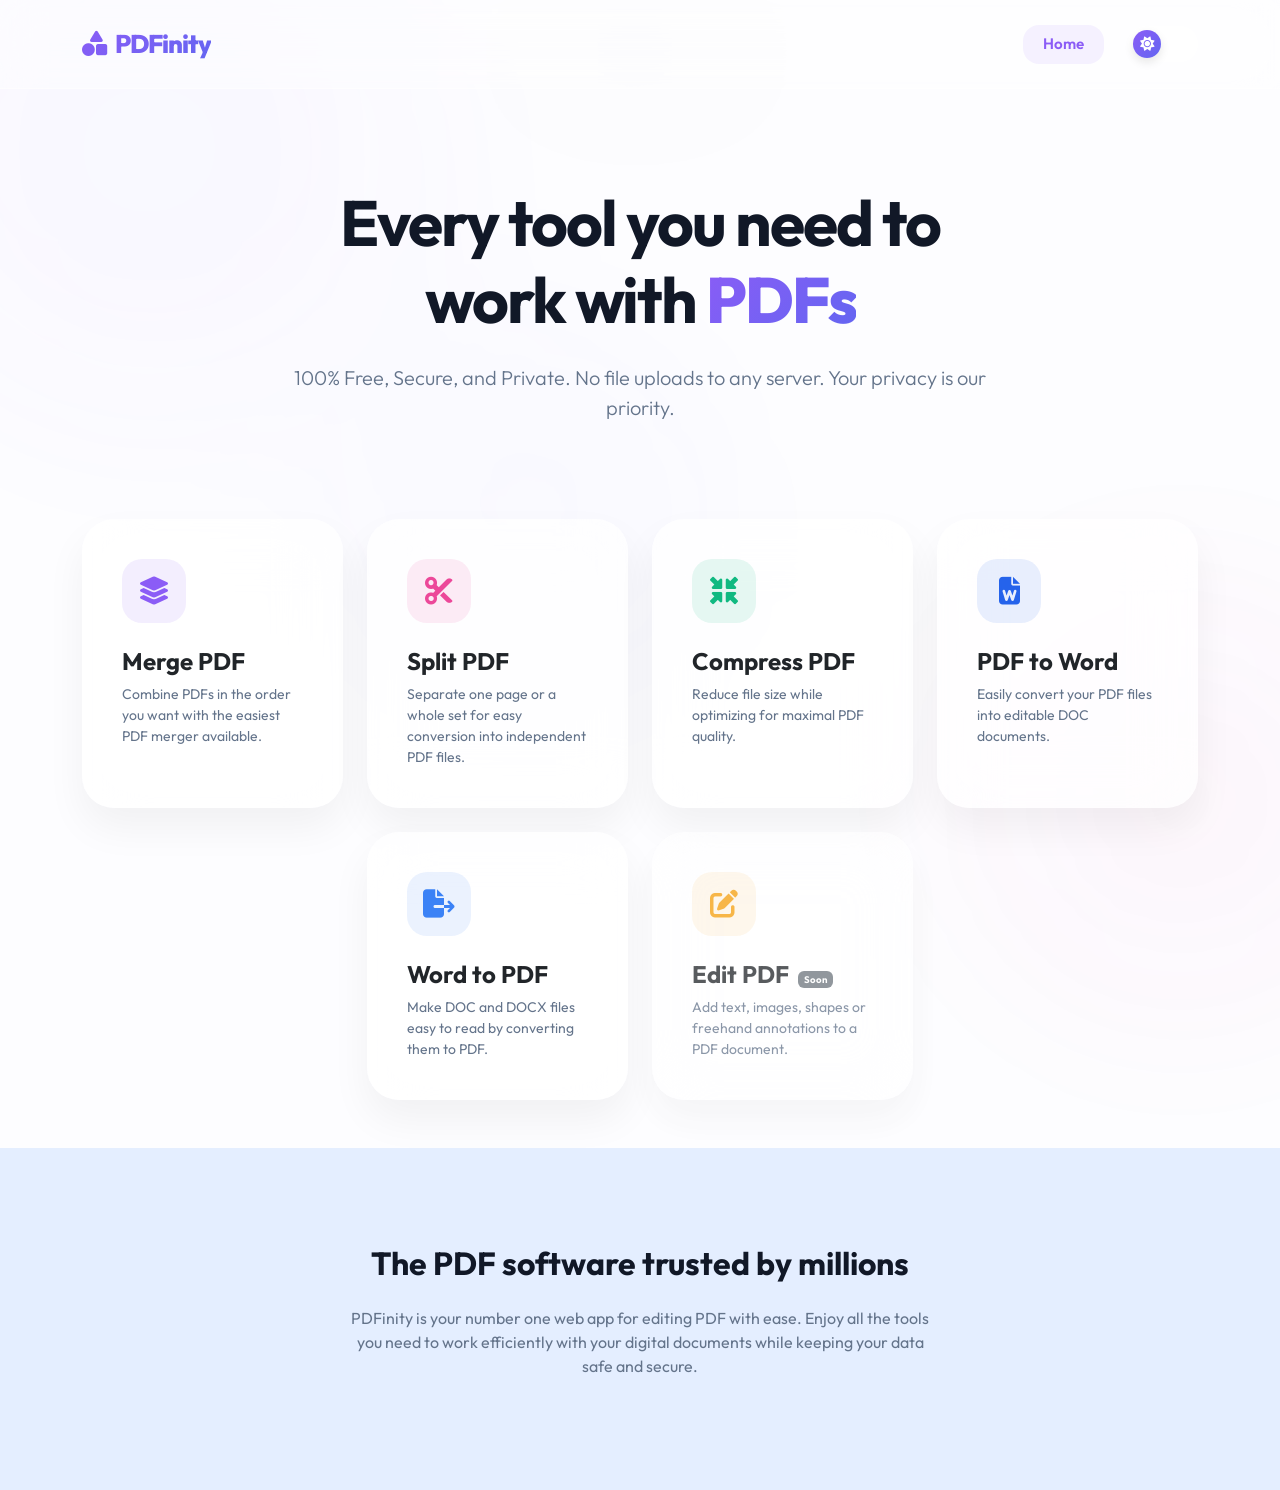
<file: index.html>
<!DOCTYPE html>
<html lang="en" data-theme="light">

<head>
    <meta charset="UTF-8">
    <meta name="viewport" content="width=device-width, initial-scale=1.0">
    <title>PDFinity | Everything you need for PDFs</title>
    <link href="https://cdn.jsdelivr.net/npm/bootstrap@5.3.0/dist/css/bootstrap.min.css" rel="stylesheet">
    <link rel="stylesheet" href="https://cdnjs.cloudflare.com/ajax/libs/font-awesome/6.4.0/css/all.min.css">
    <link rel="stylesheet" href="styles.css">
</head>

<body>

    <!-- Background Elements -->
    <div class="bg-mesh">
        <div class="bg-blob blob-1"></div>
        <div class="bg-blob blob-2"></div>
        <div class="bg-blob blob-3"></div>
    </div>

    <!-- Navbar -->
    <nav class="navbar sticky-top">
        <div class="container">
            <a class="navbar-brand" href="index.html">
                <i class="fas fa-shapes me-2"></i>PDFinity
            </a>
            <div class="d-flex align-items-center">
                <div class="d-none d-md-flex align-items-center me-4">
                    <a href="index.html" class="nav-link-custom active">Home</a>
                </div>
                <div class="theme-switch" id="theme-toggle-btn" title="Toggle Theme">
                    <div class="theme-switch-thumb">
                        <i class="fas fa-sun" id="theme-icon"></i>
                    </div>
                </div>
            </div>
        </div>
    </nav>

    <!-- Hero -->
    <header class="py-5 text-center container">
        <div class="row pt-5 justify-content-center">
            <div class="col-lg-8 animate-up">
                <h1 class="display-3 mb-4 fw-bold">Every tool you need to work with <span
                        class="text-gradient">PDFs</span></h1>
                <p class="lead text-muted mb-5">
                    100% Free, Secure, and Private. No file uploads to any server.
                    Your privacy is our priority.
                </p>
            </div>
        </div>
    </header>

    <!-- Tools Grid -->
    <section class="container pb-5">
        <div class="row g-4 justify-content-center">
            <!-- Merge PDF -->
            <div class="col-md-6 col-lg-4 col-xl-3">
                <a href="merge.html" class="text-decoration-none h-100 d-block">
                    <div class="card h-100 p-4 border-0 animate-up delay-1">
                        <div class="card-body">
                            <div class="tool-icon-box icon-merge">
                                <i class="fas fa-layer-group"></i>
                            </div>
                            <h4 class="fw-bold mb-2">Merge PDF</h4>
                            <p class="text-muted small mb-0">Combine PDFs in the order you want with the easiest PDF
                                merger available.</p>
                        </div>
                    </div>
                </a>
            </div>

            <!-- Split PDF -->
            <div class="col-md-6 col-lg-4 col-xl-3">
                <a href="split.html" class="text-decoration-none h-100 d-block">
                    <div class="card h-100 p-4 border-0 animate-up delay-2">
                        <div class="card-body">
                            <div class="tool-icon-box icon-split">
                                <i class="fas fa-scissors"></i>
                            </div>
                            <h4 class="fw-bold mb-2">Split PDF</h4>
                            <p class="text-muted small mb-0">Separate one page or a whole set for easy conversion into
                                independent PDF files.</p>
                        </div>
                    </div>
                </a>
            </div>

            <!-- Compress PDF -->
            <div class="col-md-6 col-lg-4 col-xl-3">
                <a href="compress.html" class="text-decoration-none h-100 d-block">
                    <div class="card h-100 p-4 border-0 animate-up delay-1">
                        <div class="card-body">
                            <div class="tool-icon-box icon-compress">
                                <i class="fas fa-compress-arrows-alt"></i>
                            </div>
                            <h4 class="fw-bold mb-2">Compress PDF</h4>
                            <p class="text-muted small mb-0">Reduce file size while optimizing for maximal PDF quality.
                            </p>
                        </div>
                    </div>
                </a>
            </div>

            <!-- PDF to Word -->
            <div class="col-md-6 col-lg-4 col-xl-3">
                <a href="pdf-to-word.html" class="text-decoration-none h-100 d-block">
                    <div class="card h-100 p-4 border-0 animate-up delay-2">
                        <div class="card-body">
                            <div class="tool-icon-box icon-pdf-word">
                                <i class="fas fa-file-word"></i>
                            </div>
                            <h4 class="fw-bold mb-2">PDF to Word</h4>
                            <p class="text-muted small mb-0">Easily convert your PDF files into editable DOC documents.
                            </p>
                        </div>
                    </div>
                </a>
            </div>

            <!-- Word to PDF -->
            <div class="col-md-6 col-lg-4 col-xl-3">
                <a href="word-to-pdf.html" class="text-decoration-none h-100 d-block">
                    <div class="card h-100 p-4 border-0 animate-up delay-1">
                        <div class="card-body">
                            <div class="tool-icon-box icon-word-pdf">
                                <i class="fas fa-file-export"></i>
                            </div>
                            <h4 class="fw-bold mb-2">Word to PDF</h4>
                            <p class="text-muted small mb-0">Make DOC and DOCX files easy to read by converting them to
                                PDF.</p>
                        </div>
                    </div>
                </a>
            </div>

            <!-- Edit PDF (Keep Soon) -->
            <div class="col-md-6 col-lg-4 col-xl-3">
                <div class="card h-100 p-4 border-0 animate-up delay-2 opacity-75" style="cursor: pointer;"
                    onclick="Utils.showToast('Feature arriving soon.', 'info')">
                    <div class="card-body">
                        <div class="tool-icon-box icon-edit">
                            <i class="fas fa-edit"></i>
                        </div>
                        <h4 class="fw-bold mb-2">Edit PDF <span class="badge bg-secondary ms-1"
                                style="font-size: 0.6rem;">Soon</span></h4>
                        <p class="text-muted small mb-0">Add text, images, shapes or freehand annotations to a PDF
                            document.</p>
                    </div>
                </div>
            </div>
        </div>
    </section>

    <!-- Trust Section -->
    <section class="py-5 bg-opacity-10 bg-primary">
        <div class="container text-center py-5">
            <h2 class="fw-bold mb-4">The PDF software trusted by millions</h2>
            <p class="text-muted mx-auto" style="max-width: 600px;">
                PDFinity is your number one web app for editing PDF with ease.
                Enjoy all the tools you need to work efficiently with your digital documents while keeping your data
                safe and secure.
            </p>
        </div>
    </section>

    <footer class="py-5 bg-mesh">
        <div class="container text-center">
            <p class="text-muted small">&copy; 2026 PDFinity. Built for productivity and privacy.</p>
        </div>
    </footer>

    <script src="https://cdn.jsdelivr.net/npm/bootstrap@5.3.0/dist/js/bootstrap.bundle.min.js"></script>
    <script src="utils.js"></script>
</body>

</html>
</file>
<file: styles.css>
@import url('https://fonts.googleapis.com/css2?family=Outfit:wght@300;400;500;600;700&display=swap');

:root {
    --primary-color: #8b5cf6; /* Vibrant Violet */
    --primary-gradient: linear-gradient(135deg, #8b5cf6 0%, #6366f1 100%);
    --bg-light: #fdfdff;
    --bg-dark: #030712;
    --card-light: rgba(255, 255, 255, 0.7);
    --card-dark: rgba(17, 24, 39, 0.6);
    --text-light: #111827;
    --text-dark: #f9fafb;
    --border-light: rgba(255, 255, 255, 0.5);
    --border-dark: rgba(255, 255, 255, 0.05);
    --accent-pink: #ec4899;
    
    /* Tool Colors - Light Mode */
    --tool-merge: #8b5cf6;
    --tool-split: #ec4899;
    --tool-compress: #10b981;
    --tool-pdf-word: #2563eb;
    --tool-word-pdf: #3b82f6;
    --tool-edit: #f59e0b;
}

[data-theme="dark"] {
    --bg-color: var(--bg-dark);
    --card-bg: #0f172a; /* Slightly lighter than pure black for depth */
    --text-color: #ffffff; /* Pure white for maximum contrast */
    --text-muted: #94a3b8; /* Brighter muted text */
    --border-color: rgba(255, 255, 255, 0.1);
    --glass-bg: rgba(15, 23, 42, 0.8);
    --mesh-1: rgba(139, 92, 246, 0.2);
    --mesh-2: rgba(236, 72, 153, 0.15);
    --mesh-3: rgba(99, 102, 241, 0.2);

    /* Tool Colors - Dark Mode (More Vibrant) */
    --tool-merge: #a78bfa;
    --tool-split: #f472b6;
    --tool-compress: #34d399;
    --tool-pdf-word: #60a5fa;
    --tool-word-pdf: #93c5fd;
    --tool-edit: #fbbf24;
}

[data-theme="light"] {
    --bg-color: var(--bg-light);
    --card-bg: var(--card-light);
    --text-color: var(--text-light);
    --text-muted: #64748b;
    --border-color: var(--border-light);
    --glass-bg: rgba(255, 255, 255, 0.4);
    --mesh-1: rgba(139, 92, 246, 0.05);
    --mesh-2: rgba(236, 72, 153, 0.05);
    --mesh-3: rgba(99, 102, 241, 0.05);
}

body {
    background-color: var(--bg-color);
    color: var(--text-color);
    font-family: 'Outfit', sans-serif;
    transition: background-color 0.6s cubic-bezier(0.4, 0, 0.2, 1);
    min-height: 100vh;
    overflow-x: hidden;
    position: relative;
}

.text-muted {
    color: var(--text-muted) !important;
}

/* Moving Background Mesh */
.bg-mesh {
    position: fixed;
    top: 0;
    left: 0;
    width: 100%;
    height: 100%;
    z-index: -1;
    filter: blur(100px);
    opacity: 0.8;
}

.bg-blob {
    position: absolute;
    border-radius: 50%;
    filter: blur(80px);
    animation: move 20s infinite alternate;
}

.blob-1 {
    width: 500px;
    height: 500px;
    background: var(--mesh-1);
    top: -100px;
    left: -100px;
}

.blob-2 {
    width: 400px;
    height: 400px;
    background: var(--mesh-2);
    bottom: -100px;
    right: -100px;
    animation-delay: -5s;
}

.blob-3 {
    width: 300px;
    height: 300px;
    background: var(--mesh-3);
    top: 40%;
    left: 30%;
    animation-duration: 15s;
}

@keyframes move {
    from { transform: translate(0, 0) scale(1); }
    to { transform: translate(100px, 100px) scale(1.2); }
}

.navbar {
    background: var(--glass-bg);
    backdrop-filter: blur(20px);
    -webkit-backdrop-filter: blur(20px);
    border-bottom: 1px solid var(--border-color);
    padding: 1.25rem 0;
    z-index: 1000;
}

.navbar-brand {
    font-weight: 800;
    font-size: 1.6rem;
    letter-spacing: -1px;
    background: var(--primary-gradient);
    -webkit-background-clip: text;
    -webkit-text-fill-color: transparent;
}

/* Nav Links */
.nav-link-custom {
    color: var(--text-color);
    font-weight: 600;
    font-size: 0.95rem;
    padding: 0.5rem 1.25rem;
    border-radius: 1rem;
    transition: all 0.3s ease;
    opacity: 0.6;
    text-decoration: none;
}

.nav-link-custom:hover {
    opacity: 1;
    background: rgba(139, 92, 246, 0.1);
    color: var(--primary-color);
    transform: translateY(-1px);
}

.nav-link-custom.active {
    opacity: 1;
    color: var(--primary-color);
    background: rgba(139, 92, 246, 0.08);
}

.card {
    background: var(--card-bg);
    backdrop-filter: blur(30px);
    -webkit-backdrop-filter: blur(30px);
    border: 1px solid var(--border-color);
    border-radius: 2rem;
    box-shadow: 0 20px 40px rgba(0, 0, 0, 0.05);
    transition: all 0.5s cubic-bezier(0.23, 1, 0.32, 1);
}

.card:hover {
    transform: translateY(-12px) scale(1.02);
    box-shadow: 0 40px 80px rgba(139, 92, 246, 0.15);
    border-color: var(--primary-color);
}

/* Tool Icon Box Component */
.tool-icon-box {
    display: inline-flex;
    align-items: center;
    justify-content: center;
    width: 64px;
    height: 64px;
    border-radius: 1.25rem;
    margin-bottom: 1.5rem;
    position: relative;
    transition: all 0.4s cubic-bezier(0.175, 0.885, 0.32, 1.275);
    background: color-mix(in srgb, var(--tool-color) 10%, transparent);
}

.tool-icon-box i {
    color: var(--tool-color);
    font-size: 1.75rem;
    transition: all 0.4s ease;
}

/* Glow Effect in Dark Mode */
[data-theme="dark"] .tool-icon-box {
    background: color-mix(in srgb, var(--tool-color) 15%, transparent);
    box-shadow: 0 0 20px color-mix(in srgb, var(--tool-color) 10%, transparent);
    border: 1px solid color-mix(in srgb, var(--tool-color) 20%, transparent);
}

.card:hover .tool-icon-box {
    transform: scale(1.1) rotate(5deg);
    background: var(--tool-color);
}

.card:hover .tool-icon-box i {
    color: white;
}

[data-theme="dark"] .card:hover .tool-icon-box {
    box-shadow: 0 0 30px color-mix(in srgb, var(--tool-color) 40%, transparent);
}

/* Tool Specific Assignments */
.icon-merge { --tool-color: var(--tool-merge); }
.icon-split { --tool-color: var(--tool-split); }
.icon-compress { --tool-color: var(--tool-compress); }
.icon-pdf-word { --tool-color: var(--tool-pdf-word); }
.icon-word-pdf { --tool-color: var(--tool-word-pdf); }
.icon-edit { --tool-color: var(--tool-edit); }

.btn-primary {
    background: var(--primary-gradient);
    border: none;
    border-radius: 1.25rem;
    padding: 1rem 2.5rem;
    font-weight: 700;
    font-size: 1.05rem;
    box-shadow: 0 10px 20px rgba(139, 92, 246, 0.2);
    transition: all 0.4s cubic-bezier(0.175, 0.885, 0.32, 1.275);
}

.btn-primary:hover {
    transform: translateY(-4px);
    box-shadow: 0 20px 40px rgba(139, 92, 246, 0.4);
    filter: brightness(1.1);
}

.drop-zone {
    border: 2px dashed var(--primary-color);
    border-radius: 2.5rem;
    padding: 5rem 2rem;
    background: rgba(139, 92, 246, 0.02);
    transition: all 0.5s ease;
    cursor: pointer;
}

.drop-zone:hover {
    background: rgba(139, 92, 246, 0.06);
    border-color: var(--accent-pink);
    transform: scale(1.005);
}

.file-item {
    background: var(--card-bg);
    border: 1px solid var(--border-color);
    border-radius: 1.5rem;
    padding: 1.5rem;
    margin-bottom: 1rem;
    transition: all 0.3s ease;
    display: flex;
    align-items: center;
    justify-content: space-between;
}

.file-item:hover {
    background: rgba(139, 92, 246, 0.04);
    border-color: var(--primary-color);
    transform: translateX(10px);
}

.file-icon {
    font-size: 1.75rem;
    background: var(--primary-gradient);
    -webkit-background-clip: text;
    -webkit-text-fill-color: transparent;
}

.remove-btn {
    opacity: 0.6;
    transition: all 0.2s ease;
}

.remove-btn:hover {
    opacity: 1;
    transform: scale(1.1);
}

/* Theme Switch */
.theme-switch {
    width: 70px;
    height: 36px;
    background: var(--card-bg);
    border: 1px solid var(--border-color);
    border-radius: 20px;
    position: relative;
    cursor: pointer;
    display: flex;
    align-items: center;
    padding: 4px;
    transition: all 0.4s ease;
}

.theme-switch-thumb {
    width: 28px;
    height: 28px;
    background: var(--primary-gradient);
    border-radius: 50%;
    transition: transform 0.4s cubic-bezier(0.68, -0.55, 0.265, 1.55);
    display: flex;
    align-items: center;
    justify-content: center;
    color: white;
    font-size: 0.9rem;
    box-shadow: 0 4px 10px rgba(0,0,0,0.1);
}

[data-theme="dark"] .theme-switch-thumb {
    transform: translateX(34px);
}

/* Text Gradient & Styles */
.text-gradient {
    background: var(--primary-gradient);
    -webkit-background-clip: text;
    -webkit-text-fill-color: transparent;
    font-weight: 800;
}

.display-1, .display-2, .display-3 {
    font-weight: 800;
    letter-spacing: -2px;
}

/* Animations */
@keyframes fadeInUp {
    from { opacity: 0; transform: translateY(40px); }
    to { opacity: 1; transform: translateY(0); }
}

.animate-up {
    animation: fadeInUp 1s cubic-bezier(0.22, 1, 0.36, 1) forwards;
}

.delay-1 { animation-delay: 0.2s; }
.delay-2 { animation-delay: 0.4s; }

/* Scrollbar */
::-webkit-scrollbar { width: 8px; }
::-webkit-scrollbar-track { background: var(--bg-color); }
::-webkit-scrollbar-thumb {
    background: var(--primary-gradient);
    border-radius: 10px;
    border: 2px solid var(--bg-color);
}

.progress-container {
    height: 10px;
    border-radius: 5px;
    background-color: var(--border-color);
    overflow: hidden;
    margin-top: 1.5rem;
    display: none;
}

.progress-bar {
    height: 100%;
    background: var(--primary-gradient);
    width: 0%;
    transition: width 0.3s ease;
}

/* Badges */
.badge-premium {
    background: var(--primary-gradient);
    color: white;
    padding: 0.4rem 0.8rem;
    border-radius: 0.75rem;
    font-size: 0.7rem;
    font-weight: 700;
    text-transform: uppercase;
    letter-spacing: 1px;
    vertical-align: middle;
}
</file>
